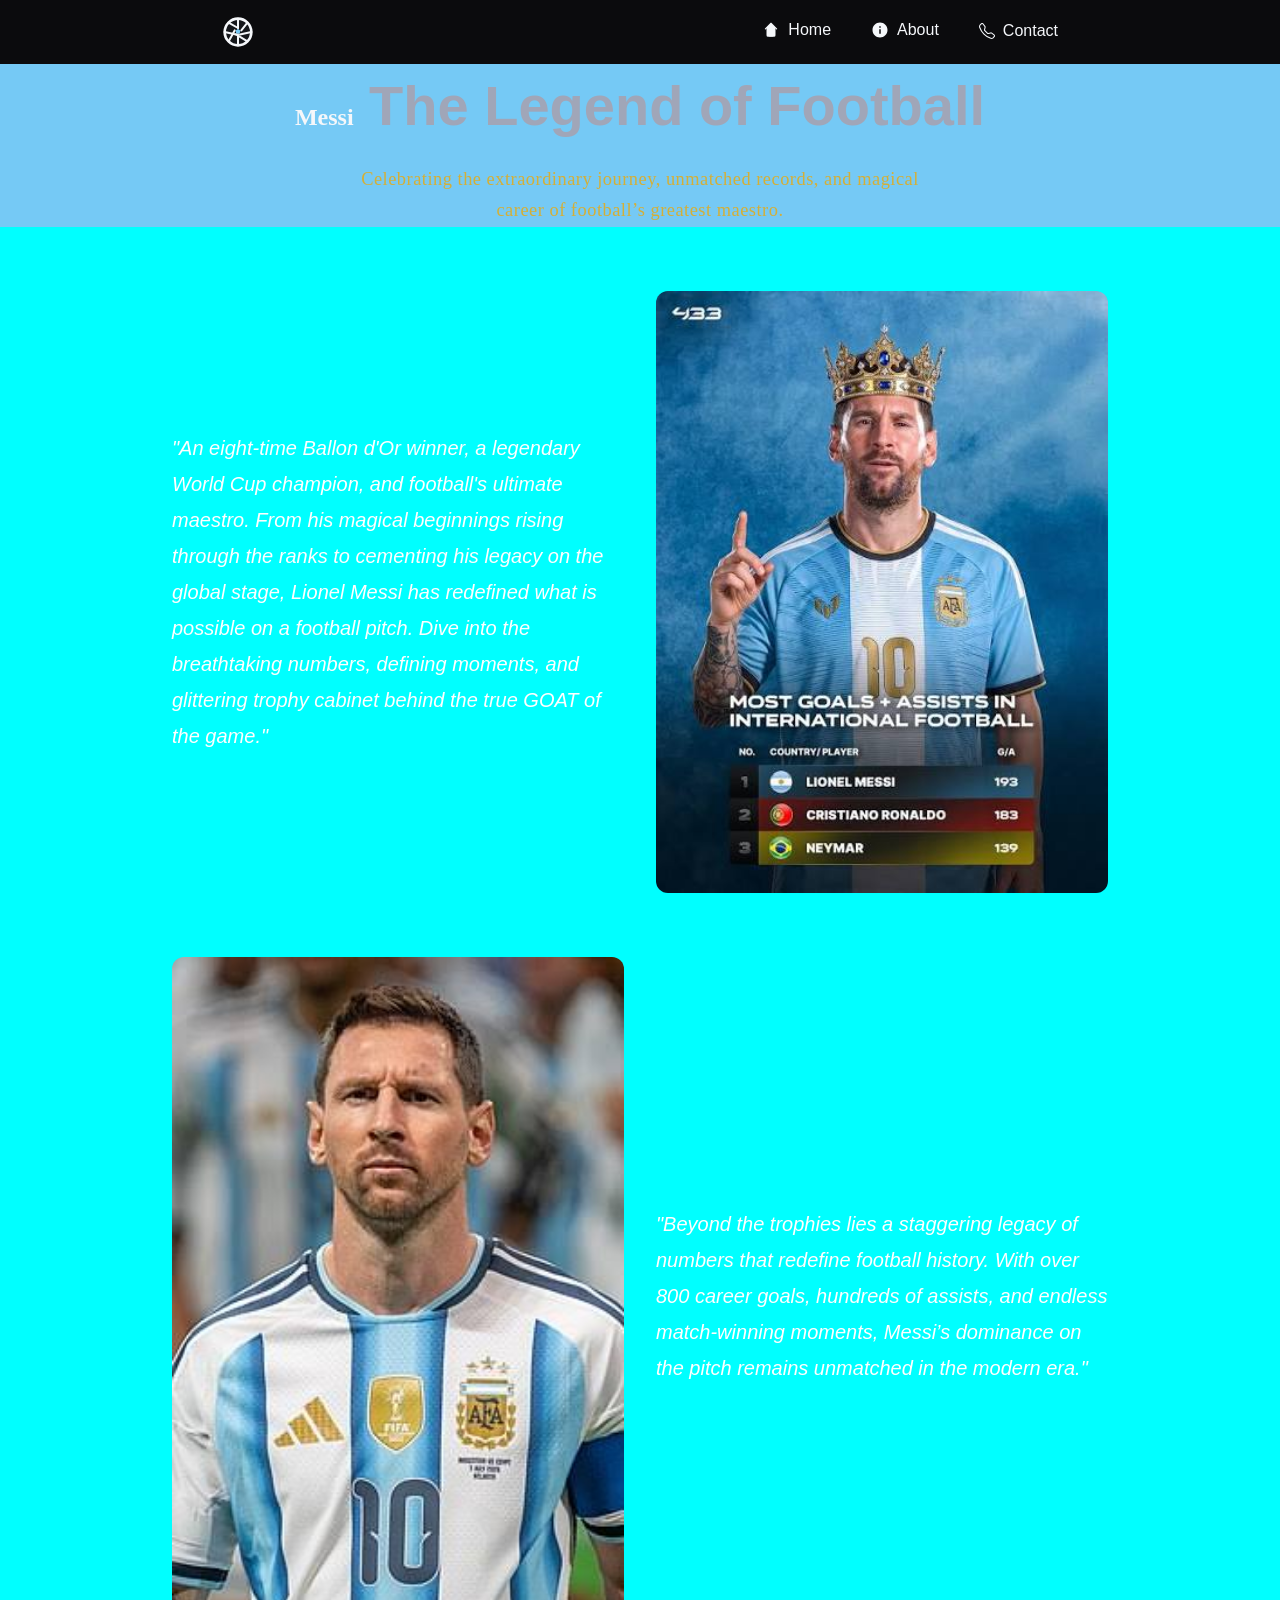
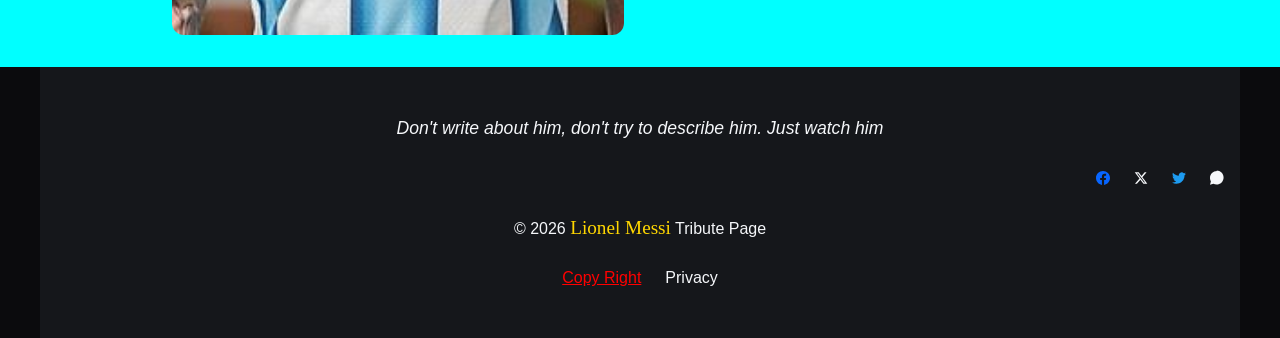
<file: CHUKWUEMERIE-EME/CLASS_12-10-2026_LAYOUT_AND_MENU/index.html>
<!doctype html>
<html lang="en">
  <head>
    <meta charset="UTF-8" />
    <link rel="stylesheet" href="style.css" />
    
    <meta name="viewport" content="width=device-width, initial-scale=1.0" />
    <title>Messi Fan Page</title>
  </head>
  <body>
    <header class="nav-list">
      <nav class="navigations">
        <div class="header svg">
          <a href="#lionel-messi"
            ><svg
              class="soccer-icon"
              xmlns="http://www.w3.org/2000/svg"
              viewBox="0 0 24 24"
              width="32"
              height="32"
              fill="none"
              stroke="currentColor"
              stroke-width="1.5"
              stroke-linecap="round"
              stroke-linejoin="round"
            >
              <!-- Outer Ball Circle -->
              <circle
                cx="12"
                cy="12"
                r="10"
                stroke="#f5f7fa"
                stroke-width="2"
                fill="#15171b"
              ></circle>
              <!-- Center Pentagon -->
              <polygon
                points="12,9 14.5,10.8 13.5,13.8 10.5,13.8 9.5,10.8"
                fill="#75c9f5"
                stroke="#0b0b0d"
                stroke-width="1"
              ></polygon>
              <!-- Connecting Seams -->
              <line
                x1="12"
                y1="2"
                x2="12"
                y2="9"
                stroke="#f5f7fa"
                stroke-width="1.5"
              ></line>
              <line
                x1="19.07"
                y1="4.93"
                x2="14.5"
                y2="10.8"
                stroke="#f5f7fa"
                stroke-width="1.5"
              ></line>
              <line
                x1="22"
                y1="12"
                x2="13.5"
                y2="13.8"
                stroke="#f5f7fa"
                stroke-width="1.5"
              ></line>
              <line
                x1="19.07"
                y1="19.07"
                x2="10.5"
                y2="13.8"
                stroke="#f5f7fa"
                stroke-width="1.5"
              ></line>
              <line
                x1="12"
                y1="22"
                x2="12"
                y2="13.8"
                stroke="#f5f7fa"
                stroke-width="1.5"
              ></line>
              <line
                x1="4.93"
                y1="19.07"
                x2="9.5"
                y2="10.8"
                stroke="#f5f7fa"
                stroke-width="1.5"
              ></line>
              <line
                x1="2"
                y1="12"
                x2="10.5"
                y2="13.8"
                stroke="#f5f7fa"
                stroke-width="1.5"
              ></line>
              <line
                x1="4.93"
                y1="4.93"
                x2="12"
                y2="9"
                stroke="#f5f7fa"
                stroke-width="1.5"
              ></line></svg
          ></a>
          <!-- Hamburger Menu Toggle Button (Visible only on mobile) -->
        </div>
        <div class="nav-group" id="nav-group">
          <li class="nav-item">
            <a href="#home" class="nav-link">
              <!-- SVG Icon -->
              <svg
                class="nav-icon"
                xmlns="http://www.w3.org/2000/svg"
                viewBox="0 0 24 24"
                width="18"
                height="18"
                fill="currentColor"
              >
                <path
                  d="M11.47 2.47a.75.75 0 0 1 1.06 0l7.5 7.5a.75.75 0 1 1-1.06 1.06L18 9.81V19a2 2 0 0 1-2 2H8a2 2 0 0 1-2-2V9.81L5.03 11.03a.75.75 0 0 1-1.06-1.06l7.5-7.5Z"
                />
                <path
                  d="M9 13.5a1 1 0 0 1 1-1h4a1 1 0 0 1 1 1v6a1 1 0 0 1-1 1h-4a1 1 0 0 1-1-1v-6Z"
                />
              </svg>
              <!-- Text Label -->
              <span>Home</span>
            </a>
          </li>
          <li class="nav-item has-dropdown">
            <a href="#about" class="nav-link">
              <!-- SVG Icon -->
              <svg
                xmlns="http://www.w3.org/2000/svg"
                viewBox="0 0 24 24"
                width="18"
                height="18"
                fill="currentColor"
                class="nav-icon"
              >
                <path
                  d="M12 2C6.48 2 2 6.48 2 12s4.48 10 10 10 10-4.48 10-10S17.52 2 12 2zm1 15h-2v-6h2v6zm0-8h-2V7h2v2z"
                />
              </svg>
              <span>About</span>
            </a>
            <ul class="dropdown-menu">
              <li><a href="#early">Early Years</a></li>
              <li><a href="#career">Career Journey</a></li>
              <li><a href="#argentina">Argentina</a></li>
              <li><a href="#achievements">Achievements</a></li>
            </ul>
          </li>

          <li class="nav-item has-dropdown">
            <a href="#contact" class="nav-link">
              <!-- SVG Icon -->
              <svg
                xmlns="http://www.w3.org/2000/svg"
                width="16"
                height="16"
                fill="currentColor"
                class="nav-icon"
                viewBox="0 0 16 16"
              >
                <path
                  d="M3.654 1.328a.678.678 0 0 0-1.015-.063L1.605 2.3c-.483.484-.661 1.169-.45 1.77a17.568 17.568 0 0 0 4.168 6.608 17.569 17.569 0 0 0 6.608 4.168c.601.211 1.286.033 1.77-.45l1.034-1.034a.678.678 0 0 0-.063-1.015l-2.307-1.794a.678.678 0 0 0-.58-.122l-2.19.547a1.745 1.745 0 0 1-1.657-.459L5.482 8.062a1.745 1.745 0 0 1-.46-1.657l.548-2.19a.678.678 0 0 0-.122-.58L3.654 1.328zM1.884.511a1.745 1.745 0 0 1 2.612.163L6.29 2.98c.329.423.445.974.315 1.494l-.547 2.19a.678.678 0 0 0 .178.643l2.457 2.457a.678.678 0 0 0 .644.178l2.189-.547a1.745 1.745 0 0 1 1.494.315l2.306 1.794c.829.645.905 1.87.163 2.611l-1.034 1.034c-.74.74-1.846 1.065-2.877.702a18.634 18.634 0 0 1-7.01-4.42 18.634 18.634 0 0 1-4.42-7.01c-.363-1.03-.038-2.137.704-2.877L1.885.511z"
                />
              </svg>
              <span>Contact</span>
            </a>
            <ul class="dropdown-menu">
              <li><a href="tel:08030878193">08030878193</a></li>
              <li><a href="tel:08145896939">08145896939</a></li>
            </ul>
          </li>
        </div>
        <button
          class="hamburger-menu"
          id="hamburger-btn"
          aria-label="Toggle navigation menu"
        >
          <span class="bar"></span>
          <span class="bar"></span>
          <span class="bar"></span>
        </button>
      </nav>
    </header>
    <main class="overall">
      <section class="hero-section">
       <h1 id="header"><span id="messi">Messi</span>  The Legend of Football</h1>
       <p id="heading-paragraph">Celebrating the extraordinary journey, unmatched records, and magical career of football’s greatest maestro.</p>
      </section>
       <section class="body-grid">
        <div class="class1">
        <div><p id=second>"An eight-time Ballon d'Or winner, a legendary World Cup champion, and football's ultimate maestro. From his magical beginnings rising through the ranks to cementing his legacy on the global stage, Lionel Messi has redefined what is possible on a football pitch. Dive into the breathtaking numbers, defining moments, and glittering trophy cabinet behind the true GOAT of the game."</p></div>
        <div><img src="images messi 2.jfif" alt=""></div>
        </div>
          <div class="class2">
        <div><img src="images messi one.jfif" alt=""></div>
        <div><p id=second>"Beyond the trophies lies a staggering legacy of numbers that redefine football history. With over 800 career goals, hundreds of assists, and endless match-winning moments, Messi’s dominance on the pitch remains unmatched in the modern era."</p></div>
        </div>
       </section>
    </main>
    <footer class="last">
      <section class="last-part">
        <div class="footer-quote">
          <p>Don't write about him, don't try to describe him. Just watch him</p>
        </div>
        <div class="social">
          <svg xmlns="http://w3.org" viewBox="0 0 24 24" fill="#0866FF" width="24" height="24">
              <path d="M24 12.073c0-6.627-5.373-12-12-12s-12 5.373-12 12c0 5.99 4.388 10.954 10.125 11.854v-8.385H7.078v-3.47h3.047V9.43c0-3.007 1.792-4.669 4.533-4.669 1.312 0 2.686.235 2.686.235v2.953H15.83c-1.491 0-1.956.925-1.956 1.874v2.25h3.328l-.532 3.47h-2.796v8.385C19.612 23.027 24 18.062 24 12.073z"/>
           </svg>
           <svg xmlns="http://w3.org" viewBox="0 0 24 24" width="24" height="24" fill="currentColor">
  <path d="M18.244 2.25h3.308l-7.227 8.26 8.502 11.24H16.17l-5.214-6.817L4.99 21.75H1.68l7.73-8.835L1.254 2.25H8.08l4.713 6.231zm-1.161 17.52h1.833L7.084 4.126H5.117z"/>
</svg>
<svg xmlns="http://w3.org" viewBox="0 0 24 24" width="24" height="24" fill="#1D9BF0">
  <path d="M23.953 4.57a10 10 0 01-2.825.775 4.958 4.958 0 002.163-2.723c-.951.555-2.005.959-3.127 1.184a4.92 4.92 0 00-8.384 4.482C7.69 8.095 4.067 6.13 1.64 3.162a4.822 4.822 0 00-.666 2.475c0 1.71.87 3.213 2.188 4.096a4.904 4.904 0 01-2.228-.616v.06a4.923 4.923 0 003.946 4.827 4.996 4.996 0 01-2.212.085 4.936 4.936 0 004.604 3.417 9.867 9.867 0 01-6.102 2.105c-.39 0-.779-.023-1.17-.067a13.995 13.995 0 007.557 2.209c9.053 0 13.998-7.496 13.998-13.985 0-.21 0-.42-.015-.63A9.935 9.935 0 0024 4.59z"/>
</svg>
<svg xmlns="http://w3.org" viewBox="0 0 24 24" width="24" height="24" fill="currentColor">
  <path d="M12.031 6.172c-3.181 0-5.767 2.586-5.768 5.766-.001 1.298.38 2.27 1.019 3.287l-.582 2.128 2.182-.573c.978.58 1.911.928 3.145.929 3.178 0 5.767-2.587 5.768-5.766.001-3.187-2.575-5.77-5.764-5.771zm3.392 8.244c-.144.405-.837.774-1.17.824-.299.045-.677.063-1.092-.069-.252-.08-.575-.187-.988-.365-1.739-.751-2.874-2.502-2.961-2.617-.087-.116-.708-.94-.708-1.793s.448-1.273.607-1.446c.159-.173.346-.217.462-.217l.332.006c.106.005.249-.04.39.298.144.347.491 1.2.534 1.287.043.087.072.188.014.304-.058.116-.087.188-.173.289l-.26.304c-.087.086-.177.18-.076.354.101.174.449.741.964 1.201.662.591 1.221.774 1.394.86s.274.072.376-.043c.101-.116.433-.506.549-.68.116-.173.231-.145.39-.087s1.011.477 1.184.564.289.13.332.202c.045.072.045.419-.1.824zm-3.423-14.416c-6.627 0-12 5.373-12 12 0 2.119.554 4.106 1.528 5.824l-1.528 5.584 5.727-1.503c1.642.895 3.53 1.408 5.545 1.408 6.627 0 12-5.373 12-12s-5.373-12-12-12z"/>
</svg>
        </div>
        <div class="copyright">
          <p id="copy">© 2026 <span id="mess">Lionel Messi</span> Tribute Page</p>
        </div>
        <div class="privacy">
          <p id="right">Copy Right</p>
          <p id="privacy">Privacy</p>
        </div>
      </section>
    </footer>
    <script src="script.js" defer></script>
  </body>
</html>
</file>
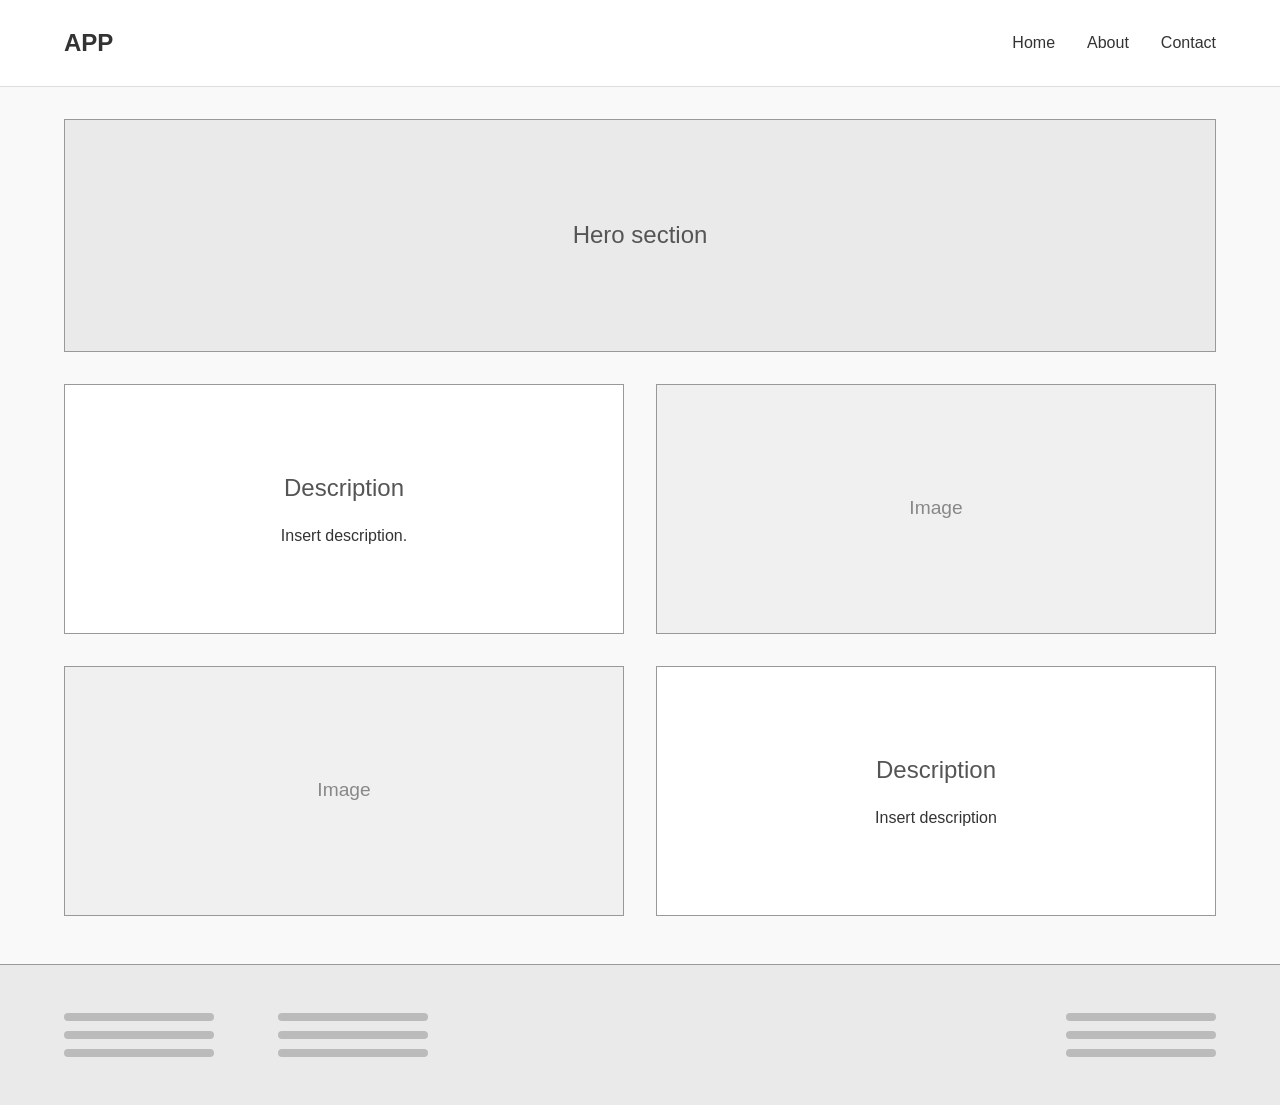
<file: EZIKE-HENRY/CLASS_12-10-2026_LAYOUT_AND_MENU/index.html>
<!DOCTYPE html>
<html lang="en">
<head>
    <meta charset="UTF-8">
    <meta name="viewport" content="width=device-width, initial-scale=1.0">
    <title>Wireframe layout</title>
    <link rel="stylesheet" href="style.css">
</head>
<body>
    <!-- Navigation / Header -->
    <header>
        <div class="logo">APP</div>
        <button class="menu-toggle" id="menuToggle">&#9776;</button>
        <nav id="navMenu">
            <ul>
                <li><a href="#">Home</a></li>
                <li><a href="#">About</a></li>
                <li><a href="#">Contact</a></li>
            </ul>
        </nav>
    </header>

    <main>
        <!-- Hero Section -->
        <section class="hero">
            <h1>Hero section</h1>
        </section>

        <!-- First Row: Description and Image -->
        <section class="content-row">
            <div class="description-box">
                <h2>Description</h2>
                <p>Insert description.</p>
            </div>
            <div class="image-box">
                <span>Image</span>
            </div>
        </section>

        <!-- Second Row: Image and Description -->
        <!-- Note: We use the 'reverse' class to swap them on mobile -->
        <section class="content-row reverse">
            <div class="image-box">
                <span>Image</span>
            </div>
            <div class="description-box">
                <h2>Description</h2>
                <p>Insert description</p>
            </div>
        </section>
    </main>

    <!-- Footer with mockup text lines -->
    <footer>
        <div class="footer-left">
            <!-- First stacked column (Left) -->
            <div class="footer-col">
                <div class="text-line"></div>
                <div class="text-line"></div>
                <div class="text-line"></div>
            </div>
            
            <!-- Second stacked column (Left center) -->
            <div class="footer-col">
                <div class="text-line"></div>
                <div class="text-line"></div>
                <div class="text-line"></div>
            </div>
        </div>
        
        <!-- Third stacked column (Far Right) -->
        <div class="footer-col">
            <div class="text-line"></div>
            <div class="text-line"></div>
            <div class="text-line"></div>
        </div>
    </footer>

    <script src="script.js"></script>
</body>
</html>
</file>
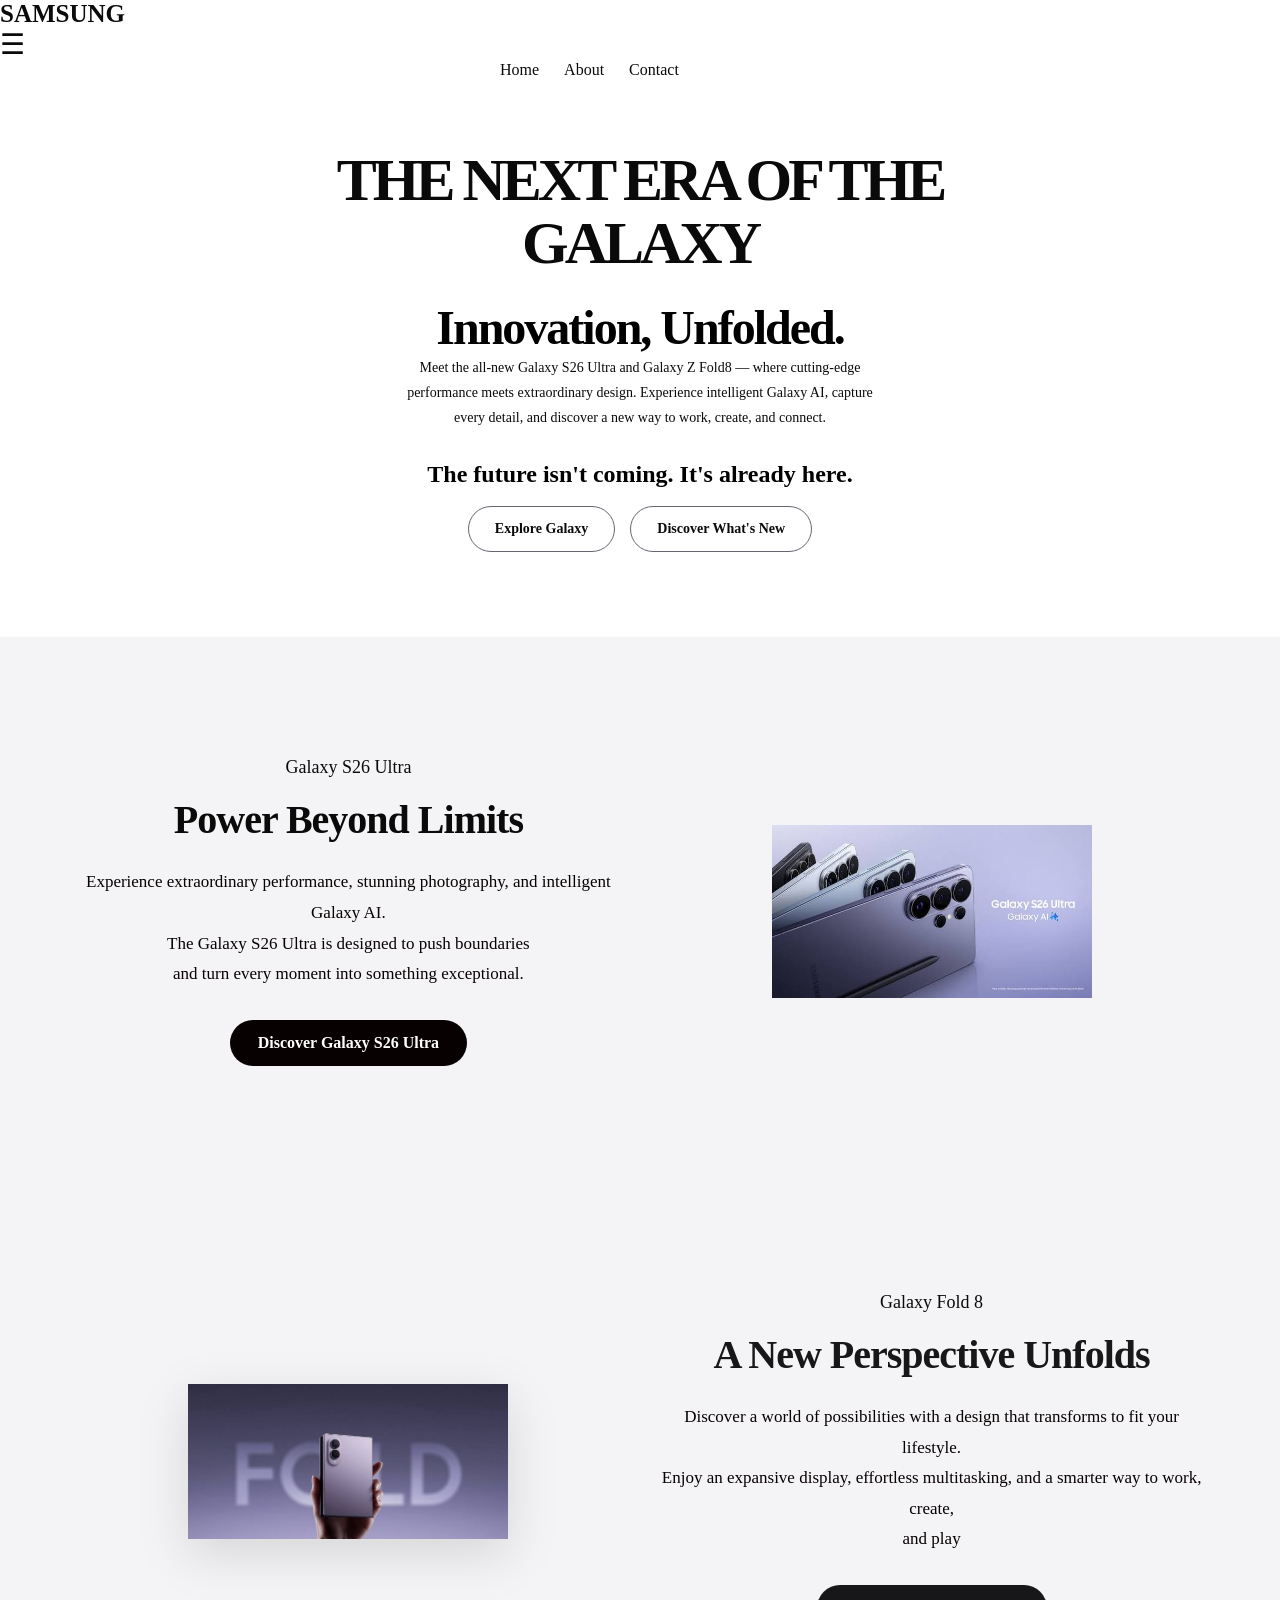
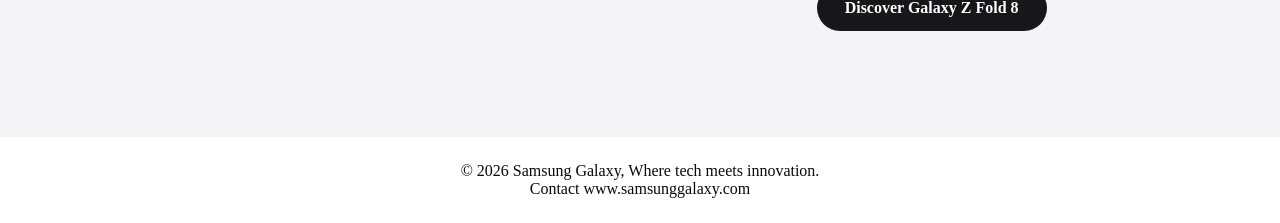
<file: IFEANYI-EMMANUEL/CLASS_12-10-2026_LAYOUT_AND_MENU/Samsung.html>
<!DOCTYPE html>
<html lang="en">
<head>
    <meta charset="UTF-8">
    <meta name="viewport" content="width=device-width, initial-scale=1.0">
    <title>Samsung</title>
    <link rel="stylesheet" href="samsung.css">
</head>
<body>
    <header class="nav-bar">
        <div class="logo">
            SAMSUNG
        </div>
        
        <button
        class="menu-toggle" 
        id="menuToggle" 
        aria-label="Open navigation"
        aria-expanded="false"
        aria-controls="navMenu"
        type="button">
        ☰
        </button>
        <nav id="navMenu">
            <a href="#home">Home</a>
            <a href="#about">About</a>
            <a href="#contact">Contact</a>
        </nav>
    </header>
    <section class="hero" id="home">
        <div class="hero-content">
            <h3 class="hero-label">THE NEXT ERA OF THE GALAXY</h3>
            <h1>Innovation, Unfolded.</h1>
            <p class="hero-description">
                Meet the all-new Galaxy S26 Ultra and Galaxy Z Fold8 — where cutting-edge <br>
                performance meets extraordinary design. Experience intelligent Galaxy AI, capture <br>
                every detail, and discover a new way to work, create, and connect. <br>
                <h2>The future isn't coming. It's already here.</h2><br>
            </p>    
                <div class="hero-buttons"> 
                    <a href="#s26-ultra" class="hero-btn">Explore Galaxy</a> 
                    <a href="#galaxy-fold8" class="hero-btn-outline"> Discover What's New </a> 
                </div>    
            
        </div>
    </section>
    <section class="s26-ultra" id="about">
        <div class="s26-content">
            <h2>Galaxy S26 Ultra</h2>
            <h3>Power Beyond Limits</h3>
            <p>
                Experience extraordinary performance, stunning photography, and intelligent Galaxy AI. <br> The Galaxy S26 Ultra is designed to push boundaries <br> and turn every moment into something exceptional.
            </p>
            <a href="#" class="s26-btn">Discover Galaxy S26 Ultra</a>
        </div>
        <div class="s26-image">
            <img src="images/s26 ultra.jfif" alt="Galaxy S26 Ultra">
        </div>
    </section>
    <section class="galaxy-fold8" id="about">
        <div class="fold8-content">
            <h2> Galaxy Fold 8</h2>
            <h3>A New Perspective Unfolds</h3>
            <p>
                Discover a world of possibilities with a design that transforms to fit your lifestyle. <br> Enjoy an expansive display, effortless multitasking, and a smarter way to work, create, <br> and play
            </p>
            <a href="#" class="fold8-btn">Discover Galaxy Z Fold 8</a>
        </div>
        <div class="fold8-image">
            <img src="images/fold 8.jfif" alt="Galaxy Z Fold 8">
        </div>
    </section>
    <footer id="contact">
        &copy; 2026 Samsung Galaxy, Where tech meets innovation. <br> Contact www.samsunggalaxy.com
    </footer>
    <script src="script.js"></script>
</body>
</html>
</file>
<file: CHUKWUEMERIE-EME/CLASS_12-10-2026_LAYOUT_AND_MENU/style.css>
/* 1. Predictable sizing */
html {
  box-sizing: border-box;
}

*,
*::before,
*::after {
  box-sizing: border-box;
}

/* 2. Remove browser-default spacing */
* {
  margin: 0;
  padding: 0;
}

/* 3. Responsive media */
img,
picture,
video,
canvas,
svg {
  display: block;
  max-width: 100%;
}

/* 4. A readable, consistent baseline */
body {
 min-height: 100vh;
  font-family: var(--font-base);
  line-height: 1.5;
  background-color: var(--color-black);
  color: var(--color-white);
  overflow-x: auto;
}

/* 5. Keep form controls consistent with the page font */
button,
input,
select,
textarea {
  font: inherit;
}

/* 6. SYNCЯA colour palette */
:root {
  --font-base: Arial, Helvetica, sans-serif;
  color-scheme: dark;

  --color-black: #0b0b0d;
  --color-surface: #15171b;
  --color-sky-blue: #75c9f5;
  --color-white: #f5f7fa;
  --color-muted: #b8c0ca;
}


.navigations {
  max-width: 900px;              /* Shrinks the container width so things pull inward */
  margin: 0 auto;
  display: flex;
  justify-content: space-between;
  align-items: center;
  padding: 1rem 2rem;
}
.site-header {
  background-color: var(--color-surface);
  border-bottom: 1px solid rgba(184, 192, 202, 0.1);
  position: sticky;
  top: 0;
  z-index: 100;
}

/* 1. Main Navigation Row (Flex container) */
.nav-group {
  display: flex;             /* Lines up Home, About, Contact horizontally */
  align-items: center;
  gap: 2rem;                 /* Space between main items */
  list-style: none;          /* Removes default bullet points */
}
.nav-group.active {
    right: 0;
  }

/* 2. Position parent for dropdowns */
.nav-item {
  position: relative;        /* Required so dropdown attaches to its item */
}
.nav-link,
.nav-link:visited,
.dropdown-menu a,
.dropdown-menu a:visited {
  color: var(--color-white);
  text-decoration: none;
  font-weight: 500;
  transition: color var(--transition-smooth);
}
/* 3. Link Typography & Colors */
.nav-link,
.dropdown-menu a {
  color: var(--color-white);
  text-decoration: none;     /* Removes blue underlines */
  font-weight: 500;
  transition: color var(--transition-smooth);
}

.nav-link:hover,
.dropdown-menu a:hover {
  color: var(--color-sky-blue);
}

/* 4. Dropdown Menu (Hidden by default) */
.dropdown-menu {
  display: none;             /* Hides sub-menu until hovered */
  position: absolute;
  top: 100%;
  right: 0;
  left: 0;
  background-color: var(--color-surface);
  border: 1px solid rgba(184, 192, 202, 0.2);
  border-radius: 6px;
  list-style: none;          /* Removes bullet points from dropdown */
  padding: 0.5rem 0;
  min-width: 180px;
  box-shadow: 0 8px 16px rgba(0, 0, 0, 0.4);
  z-index: 10;
}
.dropdown-menu li {
  padding: 0.25rem 1rem;
}

.dropdown-menu li {
  padding: 0.25rem 1rem;
}

/* 5. Reveal Dropdown on Hover */
.has-dropdown:hover .dropdown-menu {
  display: block;            /* Shows sub-menu on hover */
}
.nav-group{
    margin-left: 2rem;
}
.nav-link {
  display: inline-flex;
  align-items: center;      /* Vertically centers the icon with the text */
  gap: 0.5rem;             /* Creates clean space between the icon and the text */
  color: var(--color-white);
  text-decoration: none;    /* Removes underlines */
  font-weight: 500;
  transition: color var(--transition-smooth);
}
   /* Keeps the logo locked in place and spaces out the individual menu items cleanly */
.nav-group {
    display: flex;
    list-style: none;
    gap: 2.5rem; /* Adjust this value to space out Home, About, and Contact */
}
/* Hidden on desktop */
.hamburger-menu {
  display: none;
  background: transparent;
  border: 0;
  cursor: pointer;
  flex-direction: column;
  justify-content: space-between;
  width: 30px;
  height: 22px;
  padding: 0;
  z-index: 102;
}

.hamburger-menu .bar {
  display: block;
  width: 100%;
  height: 3px;
  background-color: var(--color-white);
  border-radius: 3px;
  transition: transform 0.3s ease, opacity 0.3s ease;
}

@media (max-width: 768px) {
  .hamburger-menu {
    display: flex;
  }
}
@media screen and (max-width: 768px) {
  /* The hidden mobile drawer */
  .nav-group {
    display: flex;
    flex-direction: column;
    position: fixed;
    top: 0;
    right: -100%; /* Hidden completely off-screen to the right */
    width: 75%;
    max-width: 300px;
    height: 100vh;
    color: #f5f7fa;
    background-color: #15171b;
    flex-direction: column;
    align-items: flex-start;
    padding: 5rem 2rem 2rem 2rem;
    gap: 1.5rem;
    box-shadow: -5px 0 25px rgba(0, 0, 0, 0.8);
    transition: right 0.3s ease-in-out;
    z-index: 101;
    overflow-y: auto; /* Allows scrolling if the phone screen is short */
  }

  /* When the JavaScript adds the 'active' class, slide it into view */
  .nav-group.active {
    right: 0;
  }

  /* Style the links inside the mobile drawer */
  .nav-group .nav-link {
    font-size: 1.1rem;
    width: 100%;
  }

  /* Dropdown styling for mobile */
  .dropdown-menu {
    position: static;
    display: none; /* Hidden by default until parent is clicked or active */
    background: transparent;
    border: none;
    box-shadow: none;
    padding-left: 1.5rem;
    margin-top: 0.5rem;
  }

  /* Show dropdown when hovering or when active on mobile */
  .has-dropdown:hover .dropdown-menu,
  .has-dropdown.active .dropdown-menu {
    display: flex;
    flex-direction: column;
    gap: 0.5rem;
  }
}
.hero-section{
   background-color: #75c9f5;
  text-align: center;
  margin-left: auto !important;
  margin-right: auto !important;
}
#heading-paragraph {
  color: #d4af37; /* Fallback color if the variable isn't set */
  font-size: 1.15rem;                 /* Makes it slightly larger and easier to read */
  line-height: 1.7;                   /* Gives breathing room between lines */
  letter-spacing: 0.5px;              /* Spreads the letters slightly for a clean look */
  max-width: 37.5rem;                   /* Keeps the paragraph from stretching too wide across the screen */
  margin-top: 1rem;
  margin-bottom: 2rem;
  text-align: center;
   margin-left: auto;
  margin-right: auto;
  font-family: 'Brush Script MT', cursive;
}
#header{
   margin-left: auto;
  margin-right: auto;
  color: #a0a6b8;
  font-size: 3.5rem;
  letter-spacing: normal;
  max-width: 50.5rem; 
  text-align: center;
  font-family: 'Franklin Gothic Medium', 'Arial Narrow', Arial, sans-serif;
}
#messi{
  color: #f5f7fa;
  font-size: 1.5rem; 
  font-weight: 3.5rem;
  font-family: Dancing Script; 
}
.overall{
  background-color: aqua;
}
.class1 {
  display: grid;
  grid-template-columns: 1fr 1fr; /* Creates 2 equal columns */
  gap: 2rem;                       /* Sets a 2rem space between image and text */
  align-items: center;            /* Vertically centers image and text together */
  max-width: 1000px;
  margin: 0 auto;                 /* Centers the grid container on the screen */
  padding: 2rem;
  max-width: 62.5rem;
  margin: 0 auto;
}

/* Ensure the image scales nicely inside its grid cell */
.class1 img {
  width: 100%;
  height: auto;
  border-radius: 12px;           /* Gives the picture smooth, rounded corners */
}
#second{
  font-style: italic;
  font-weight: 20rem;
  font-style: italic;
  font-weight: 500;               /* Correct font-weight syntax (use numbers 100-900) */
  font-size: 1.25rem;             /* Makes it readable and proportional */
  line-height: 1.8;               /* Gives text breathing room */
  color: #ffffff;                 /* Pure white makes it pop against the blue background */
}
/* Styles for tablets and mobile screens (under 768px wide) */
@media (max-width: 320px) {
  .class1 {
    grid-template-columns: 1fr; /* Switch from 2 columns to 1 single column */
    gap: 2rem;
    padding: 2rem 1rem;
  }

  /* Force the text box to display FIRST (on top) */
  .text-card {
    order: 1;
    max-width: 100%; /* Allows the card to take full width on mobile */
  }

  /* Force the picture to display SECOND (below the text) */
  .grid-image {
    order: 2;
    width: 100%;
    display: flex;
    justify-content: center;
  }

  .class1 img {
    height: auto; /* Adjust image height for smaller screens */
    width: 100%;       /* Keeps original picture aspect ratio */
  }
}
/* Ensure the image scales nicely inside its grid cell */
.class2 div img {
  width: 100%;
  height: auto;
  border-radius: 12px;           /* Gives the picture smooth, rounded corners */
}
.class2{
  display: grid;
   grid-template-columns: 1fr 1fr; /* Creates 2 equal columns */
  gap: 2rem;                       /* Sets a 2rem space between image and text */
  align-items: center;            /* Vertically centers image and text together */
  max-width: 1000px;
  margin: 0 auto;                 /* Centers the grid container on the screen */
  padding: 2rem;
  max-width: 62.5rem;
  margin: 0 auto;
}
/* Media query for screens under 48rem (768px) */
@media (max-width: 48rem) {
  .class2 {
    display: grid;
    grid-template-columns: 1fr; /* Switch to a single column */
    gap: 2rem;
    padding: 2rem 1rem;
  }

  /* Target the text container inside class2 to display on TOP */
  .class2 .text-card {
    order: 1;
    max-width: 100%;
  }

  /* Target the image container inside class2 to display BELOW the text */
  .class2 .grid-image {
    order: 2;
    width: 100%;
    display: flex;
    justify-content: center;
  }

 /* Media query for screens under 48rem (768px) */
@media (max-width: 320px) {
  .class2 {
    display: grid;
    grid-template-columns: 1fr; /* Switch to a single column */
    gap: 2rem;
    padding: 2rem 1rem;
  }

  /* Target the text container inside class2 to display on TOP */
  .class2 .text-card {
    order: 1;
    max-width: 100%;
  }

  /* Target the image container inside class2 to display BELOW the text */
  .class2 .grid-image {
    order: 2;
    width: 100%;
    display: flex;
    justify-content: center;
  }

  .class2 div img {
    max-height: 25rem; /* 400px equivalent in rem */
    width: 100%;
    border-radius: 0.75rem;
  }
}
}
.social{
  display: flex;
  margin-left: 65rem;
}
/* Base Footer Styles (Desktop) */
.last {
  background-color: var(--color-surface);
  max-width: 75rem;       /* 1200px limit */
  margin: 0 auto;         /* Centers the footer container */
  padding: 3rem 1rem;
  text-align: center;
}

.last-part {
  display: flex;
  flex-direction: column;
  align-items: center;    /* Centers all child sections vertically */
  gap: 1.5rem;            /* Clean uniform spacing between sections */
}

.footer-quote {
  font-style: italic;
  font-size: 1.1rem;
  max-width: 40rem;
}

.social {
  display: flex;
  justify-content: center;
  align-items: center;
  gap: 1.5rem;            /* Clean spacing between SVG icons */
}

.social svg {
  transition: transform 0.2s ease;
  cursor: pointer;
}

.social svg:hover {
  transform: translateY(-3px); /* Subtle hover effect for polish */
}

#mess {
  color: gold;
  font-size: 1.2rem;
  font-family: cursive;
}

.privacy {
  display: flex;
  justify-content: center;
  gap: 1.5rem;
}

#right {
  text-decoration: underline;
  color: red;
  cursor: pointer;
}

#privacy {
  cursor: pointer;
}

/* Mobile Media Query (under 48rem / 768px) */
@media (max-width: 48rem) {
  .last {
    padding: 2rem 1rem;
  }

  .last-part {
    gap: 1.25rem;
  }

  .footer-quote {
    font-size: 0.95rem;
  }

  .social {
    gap: 1.2rem;
  }

  .privacy {
    flex-direction: row;  /* Keeps Copyright and Privacy side-by-side on mobile */
    gap: 1rem;
    font-size: 0.9rem;
  }
}
</file>
<file: EZIKE-HENRY/CLASS_12-10-2026_LAYOUT_AND_MENU/style.css>
/* Reset & Base Styles */
* {
    margin: 0;
    padding: 0;
    box-sizing: border-box;
}

body {
    font-family: sans-serif;
    line-height: 1.6;
    color: #333;
    background-color: #f9f9f9;
}

/* Header & Navigation */
header {
    display: flex;
    justify-content: space-between;
    align-items: center;
    padding: 1.5rem 5%;
    background-color: #fff;
    border-bottom: 1px solid #ddd;
}

.logo {
    font-size: 1.5rem;
    font-weight: bold;
}

nav ul {
    list-style: none;
    display: flex;
    gap: 2rem;
}

nav a {
    text-decoration: none;
    color: #333;
}

/* Mobile Menu Button */
.menu-toggle {
    display: none;
    background: none;
    border: none;
    font-size: 1.8rem;
    cursor: pointer;
    background-color: #555;
    padding: 0.5rem 1rem;
}

/* Hero Section */
.hero {
    width: 90%;
    max-width: 1200px;
    margin: 2rem auto;
    padding: 6rem 2rem;
    background-color: #eaeaea;
    text-align: center;
    border: 1px solid #999;
}

.hero h1 {
    font-weight: normal;
    color: #555;
}

/* Content Rows (Two Columns) */
.content-row {
    display: flex;
    width: 90%;
    max-width: 1200px;
    margin: 2rem auto;
    gap: 2rem;
}

.description-box, .image-box {
    flex: 1; /* Makes both columns take up equal space */
    padding: 4rem 2rem;
    border: 1px solid #999;
    background-color: #fff;
    display: flex;
    flex-direction: column;
    justify-content: center;
    align-items: center;
    text-align: center;
    min-height: 250px;
}

.image-box {
    background-color: #f0f0f0;
    color: #888;
    font-size: 1.2rem;
}

.description-box h2 {
    font-weight: normal;
    margin-bottom: 1rem;
    color: #555;
}

/* Footer mimicking the drawn squiggly lines */
footer {
    display: flex;
    justify-content: space-between;
    padding: 3rem 5%;
    background-color: #eaeaea;
    border-top: 1px solid #999;
    margin-top: 3rem;
}

.footer-left {
    display: flex;
    gap: 4rem;
}

.footer-col {
    display: flex;
    flex-direction: column;
    gap: 10px;
}

.text-line {
    width: 150px;
    height: 8px;
    background-color: #bbb;
    border-radius: 4px;
}

/* --- Media Queries for Responsiveness (Mobile Phones) --- */
@media (max-width: 768px) {
    header {
        flex-wrap: wrap;
    }

    .menu-toggle {
        display: block; /* Show hamburger icon */
    }

    nav {
        display: none; /* Hide menu by default on mobile */
        width: 100%;
        margin-top: 1rem;
    }

    nav.active {
        display: block; /* Class toggled by JavaScript */
    }

    nav ul {
        flex-direction: column;
        text-align: center;
        gap: 1rem;
    }

    /* Stack content blocks vertically */
    .content-row {
        flex-direction: column;
    }
    
    /* Ensure the second row flows Image -> Description even when stacked */
    .content-row.reverse {
        flex-direction: column;
    }
    footer {
                flex-direction: column;
                align-items: center;
                gap: 2rem;
            }

            /* Add this block right here */
            .footer-left {
                flex-direction: column;
                align-items: center;
                gap: 2rem;
            }

    
}
</file>
<file: IFEANYI-EMMANUEL/CLASS_12-10-2026_LAYOUT_AND_MENU/samsung.css>
*{
    margin: 0;
    padding: 0;
    box-sizing: border-box;
}
.html {
    scroll-behavior: smooth;
}
.body {
    font-family: Arial, Helvetica, sans-serif;
    background: #F4F4F6;
    color: #0a0a0a;
}
.header {
    background: #F4F4F6;
    color: #0a0a0a;
    line-height: 1.7;
}
.logo {
    font-size: 25px;
    font-weight: bold;
    color: #0a0a0a;
}
nav {
    display: flex;
    gap: 25px;
    align-items: center;
    margin-left: 500px;
}
nav a {
    color: #0a0a0a;
    text-decoration: none;
    transition: color 0.3s;
}

nav a :hover {
    color: navy;
}
.hero {
    min-height: 90vh;
    width: 100%;
    display: flex;
    color: black;
    flex-direction: column;
    justify-content: center;
    align-items: center;
    text-align: center;
    padding: 40px;
    
}
.hero-content {
    max-width: 800px;
    margin-bottom: 50px;
    text-align: center;
}
.hero-label {
    font-size: 12px;
    letter-spacing: 4px;
    color: #0a0a0a;
    margin-bottom: 25px; 
}
.hero-content h3 { 
    font-size: 60px;
    line-height: 1.05;
    letter-spacing: -4px;
    margin: 0 0 25px;
   font-weight: 700; 
}
.hero-description {
    max-width: 600px;
    margin: 0 auto 30px; 
    font-size: 16px; 
    line-height: 1.8; 
    color: #0a0a0a;
}
.hero-buttons {
    display: flex; 
    justify-content: center;
    align-items: center; 
    gap: 15px;
    flex-wrap: wrap; 
}
.hero-buttons {
     display: flex; 
     justify-content: center; 
     align-items: center; 
     gap: 15px; 
     flex-wrap: wrap; 
} 
.hero-btn, .hero-btn-outline { 
    display: inline-block; 
    padding: 14px 26px; 
    border-radius: 30px; 
    text-decoration: none; 
    font-size: 14px; 
    font-weight: 600; 
    transition: 0.3s ease; 
} 
.hero-btn { 
    color: #0a0a0a; 
    border: 1px solid #666670;
}
.hero-btn:hover { 
    background-color: #0a0a0a; 
    color: #FFFFFF;
    transform: translateY(-3px); 
} 
.hero-btn-outline { 
    color: #0a0a0a; 
    border: 1px solid #666670; 
} 
.hero-btn-outline:hover { 
    background-color: #0a0a0a; 
    color: #FFFFFF; 
    transform: translateY(-3px); 
}
/* ==========================
   GALAXY S26 ULTRA SECTION
========================== */

.s26-ultra {
    display: flex;
    align-items: center;
    justify-content: space-between;
    gap: 50px;

    padding: 100px 8%;
    background-color: #F4F4F6;
    color: #0a0a0a;

    min-height: 550px;
    overflow: hidden;
}

.s26-content {
    flex: 1;
    max-width: 550px;
}

.s26-content h2 {
    font-size: 18px;
    font-weight: 500;
    color: #0a0a0a;
    margin-bottom: 20px;
}

.s26-content h3 {
    font-size: clamp(36px, 4vw, 60px);
    line-height: 1.1;
    margin-bottom: 25px;
    letter-spacing: -2px;
}

.s26-content p {
    font-size: 17px;
    line-height: 1.8;
    color: #080101;
    margin-bottom: 30px;
}

.s26-btn {
    display: inline-block;
    padding: 14px 28px;
    background-color: #080101;
    color: #FFFFFF;
    text-decoration: none;
    border-radius: 30px;
    font-weight: 600;
    transition: 0.3s ease;
}

.s26-btn:hover {
    background-color: #080101;
    transform: translateY(-3px);
}

.s26-image {
    flex: 1;
    display: flex;
    justify-content: center;
    align-items: center;
}

.s26-image img {
    width: 100%;
    max-width: 450px;
    height: auto;
    object-fit: contain;
    filter: drop-shadow(0 15px 35px rgba(255, 255, 255, 0.08));
}


/* ==========================
   GALAXY Z FOLD8 SECTION
========================== */

.galaxy-fold8 {
    display: flex;
    flex-direction: row-reverse;
    align-items: center;
    justify-content: space-between;
    gap: 50px;

    padding: 100px 8%;
    background-color: #F4F4F6;
    color: #171719;

    min-height: 550px;
    overflow: hidden;
}

.fold8-content {
    flex: 1;
    max-width: 550px;
}

.fold8-content h2 {
    font-size: 18px;
    font-weight: 500;
    color: #0a0a0a;
    margin-bottom: 20px;
}

.fold8-content h3 {
    font-size: clamp(36px, 4vw, 60px);
    line-height: 1.1;
    margin-bottom: 25px;
    letter-spacing: -2px;
}

.fold8-content p {
    font-size: 17px;
    line-height: 1.8;
    color: #080101;
    margin-bottom: 30px;
}

.fold8-btn {
    display: inline-block;
    padding: 14px 28px;
    background-color: #171719;
    color: #FFFFFF;
    text-decoration: none;
    border-radius: 30px;
    font-weight: 600;
    transition: 0.3s ease;
}

.fold8-btn:hover {
    background-color: #3A3A40;
    transform: translateY(-3px);
}

.fold8-image {
    flex: 1;
    display: flex;
    justify-content: center;
    align-items: center;
}

.fold8-image img {
    width: 100%;
    max-width: 450px;
    height: auto;
    object-fit: contain;
    filter: drop-shadow(0 15px 25px rgba(0, 0, 0, 0.12));
}
footer {
    background: #FFFFFF;
    color: #0a0a0a;
    text-align: center;
    padding: 25px 15px;
}
.menu-toggle {
    display: none;
    background: none;
    color: #0a0a0a;
    font-size: 28px;
    gap: 6px;
    border: none;
    cursor: pointer;
}


/* ==========================
   RESPONSIVE DESIGN
   HERO + S26 ULTRA + FOLD8
========================== */

@media (max-width: 768px) {

 /* NAVIGATION BAR */

.nav-bar {
    display: flex;
    justify-content: space-between;
    align-items: center;
    position: relative;
    padding: 18px 6%;
}

/* LOGO */

.logo {
    font-size: 24px;
    font-weight: bold;
    color: black;
    flex-shrink: 0;
}

/* HAMBURGER BUTTON */

.menu-toggle {
    display: flex;
    flex-direction: column;
    justify-content: center;
    align-items: center;

    width: 44px;
    height: 44px;

    background: transparent;
    color: black;
    border: none;
    cursor: pointer;
    font-size: 28px;
}

/* NAVIGATION MENU */

#navMenu {
    display: none;
    flex-direction: column;
    gap: 0;

    position: absolute;
    top: 100%;
    right: 6%;

    width: 200px;
    padding: 10px 0;

    background-color: #151519;
    border: 1px solid #29292F;
    border-radius: 12px;

    z-index: 1000;
}

/* SHOW MENU WHEN CLICKED */

#navMenu.active {
    display: flex;
}

/* NAVIGATION LINKS */

#navMenu a {
    display: block;
    padding: 14px 20px;

    color: white;
    text-decoration: none;
}

#navMenu a:hover {
    background-color: #29292F;
}
   }
    .hero {
        padding: 70px 6% 50px;
        min-height: auto;
    }

    .hero-content {
        margin-bottom: 35px;
    }

    .hero-content h1 {
        font-size: 48px;
        letter-spacing: -2px;
    }

    .hero-description {
        font-size: 14px;
    }

    .hero-label {
        letter-spacing: 2px;
    }

    .menu-toggle{
        display: block;
    }


    /* GALAXY S26 ULTRA SECTION */

    .s26-ultra {
        flex-direction: row;
        text-align: center;
        padding: 70px 6%;
        gap: 40px;
    }

    .s26-content {
        max-width: 100%;
    }

    .s26-content h3 {
        font-size: 40px;
        letter-spacing: -1px;
    }

    .s26-image img {
        max-width: 320px;
    }


    /* GALAXY Z FOLD8 SECTION */

    .galaxy-fold8 {
        flex-direction: row-reverse;
        text-align: center;
        padding: 70px 6%;
        gap: 40px;
    }

    .fold8-content {
        max-width: 100%;
    }

    .fold8-content h3 {
        font-size: 40px;
        letter-spacing: -1px;
    }

    .fold8-image img {
        max-width: 320px;
    }



/* ==========================
   SMALL MOBILE SCREENS
========================== */

/* SMALL MOBILE SCREENS */

@media (max-width: 400px) {

    /* NAVIGATION BAR */

    .nav-bar {
        padding: 15px 5%;
    }

    .logo {
        font-size: 20px;
    }

    .menu-toggle {
        width: 40px;
        height: 40px;
        font-size: 25px;
    }

    #navMenu {
        right: 5%;
        width: 180px;
    }


    /* HERO SECTION */

    .hero-content h1 {
        font-size: 36px;
        letter-spacing: -1px;
    }

    .hero-buttons {
        flex-direction: column;
        align-items: center;
    }


    /* GALAXY S26 ULTRA & FOLD8 */

    .s26-content h3,
    .fold8-content h3 {
        font-size: 32px;
        letter-spacing: -1px;
    }

    .s26-image img,
    .fold8-image img {
        max-width: 260px;
    }

}
</file>
